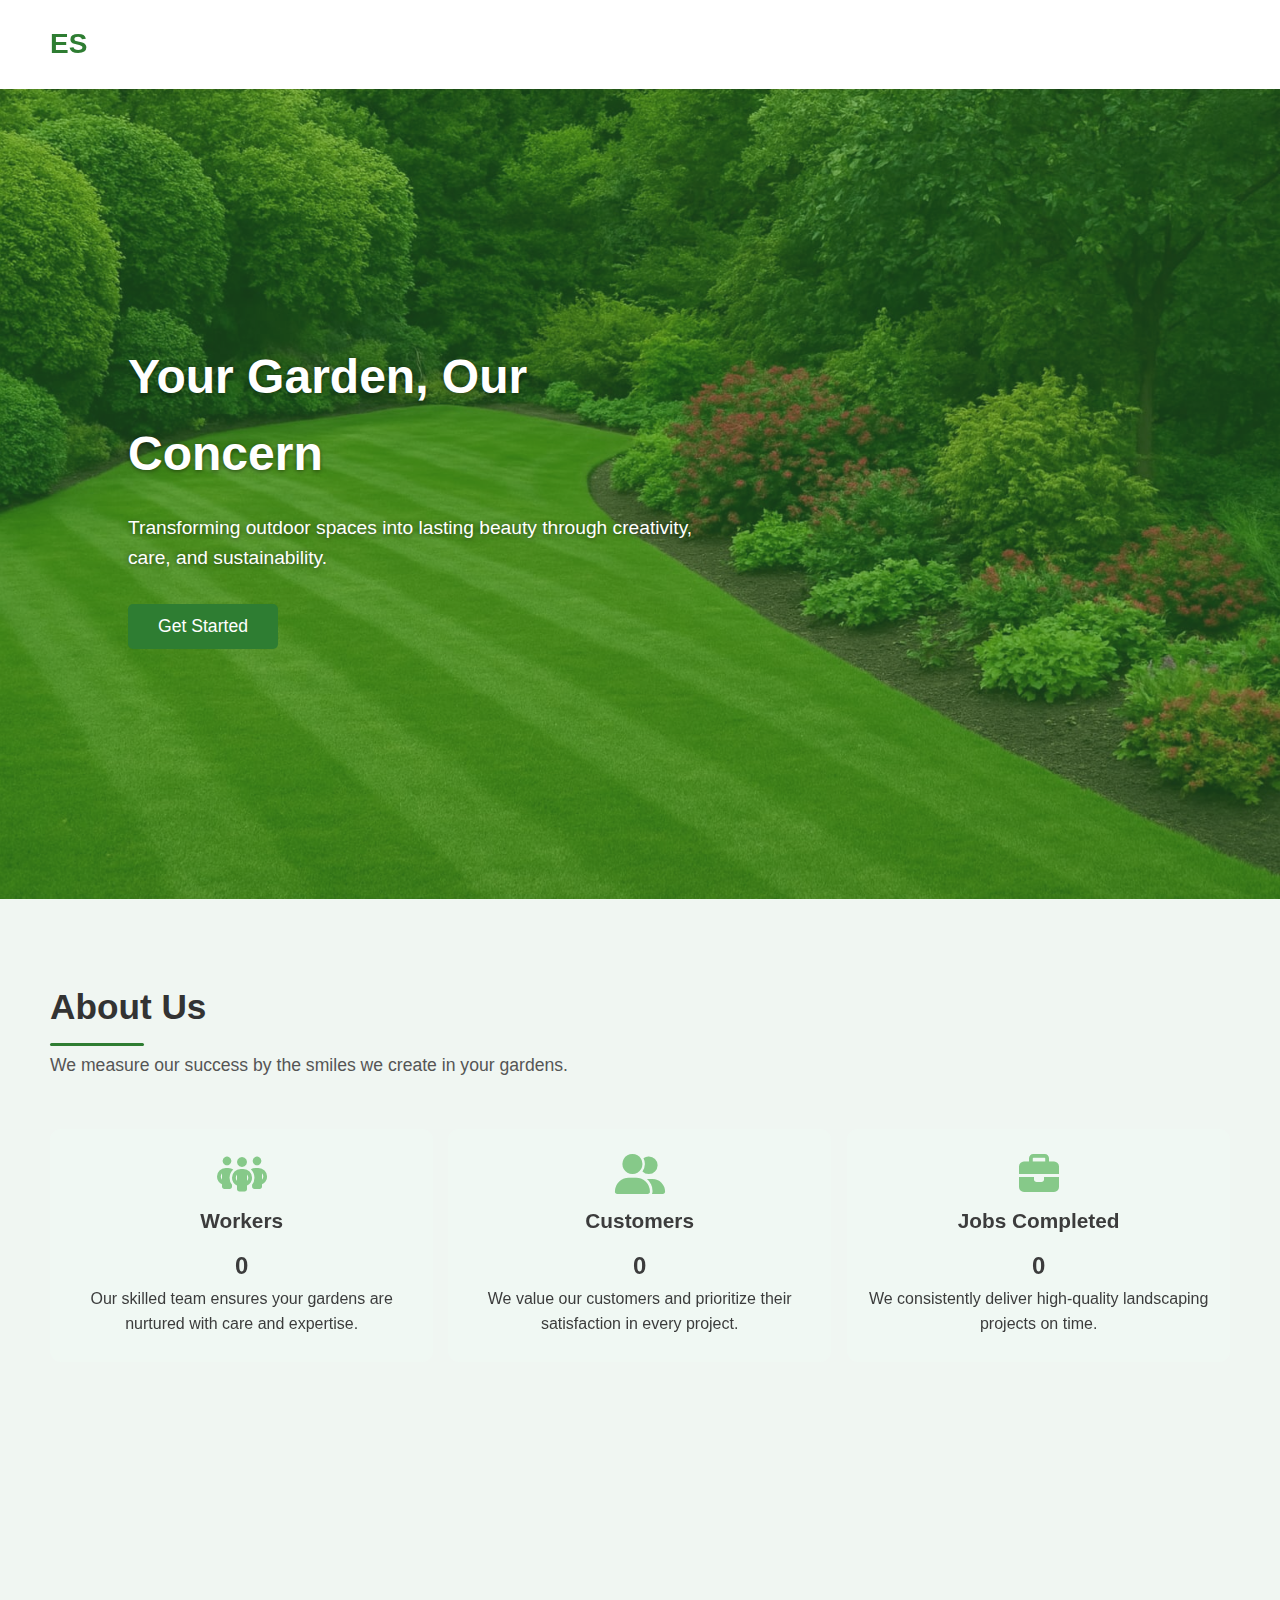
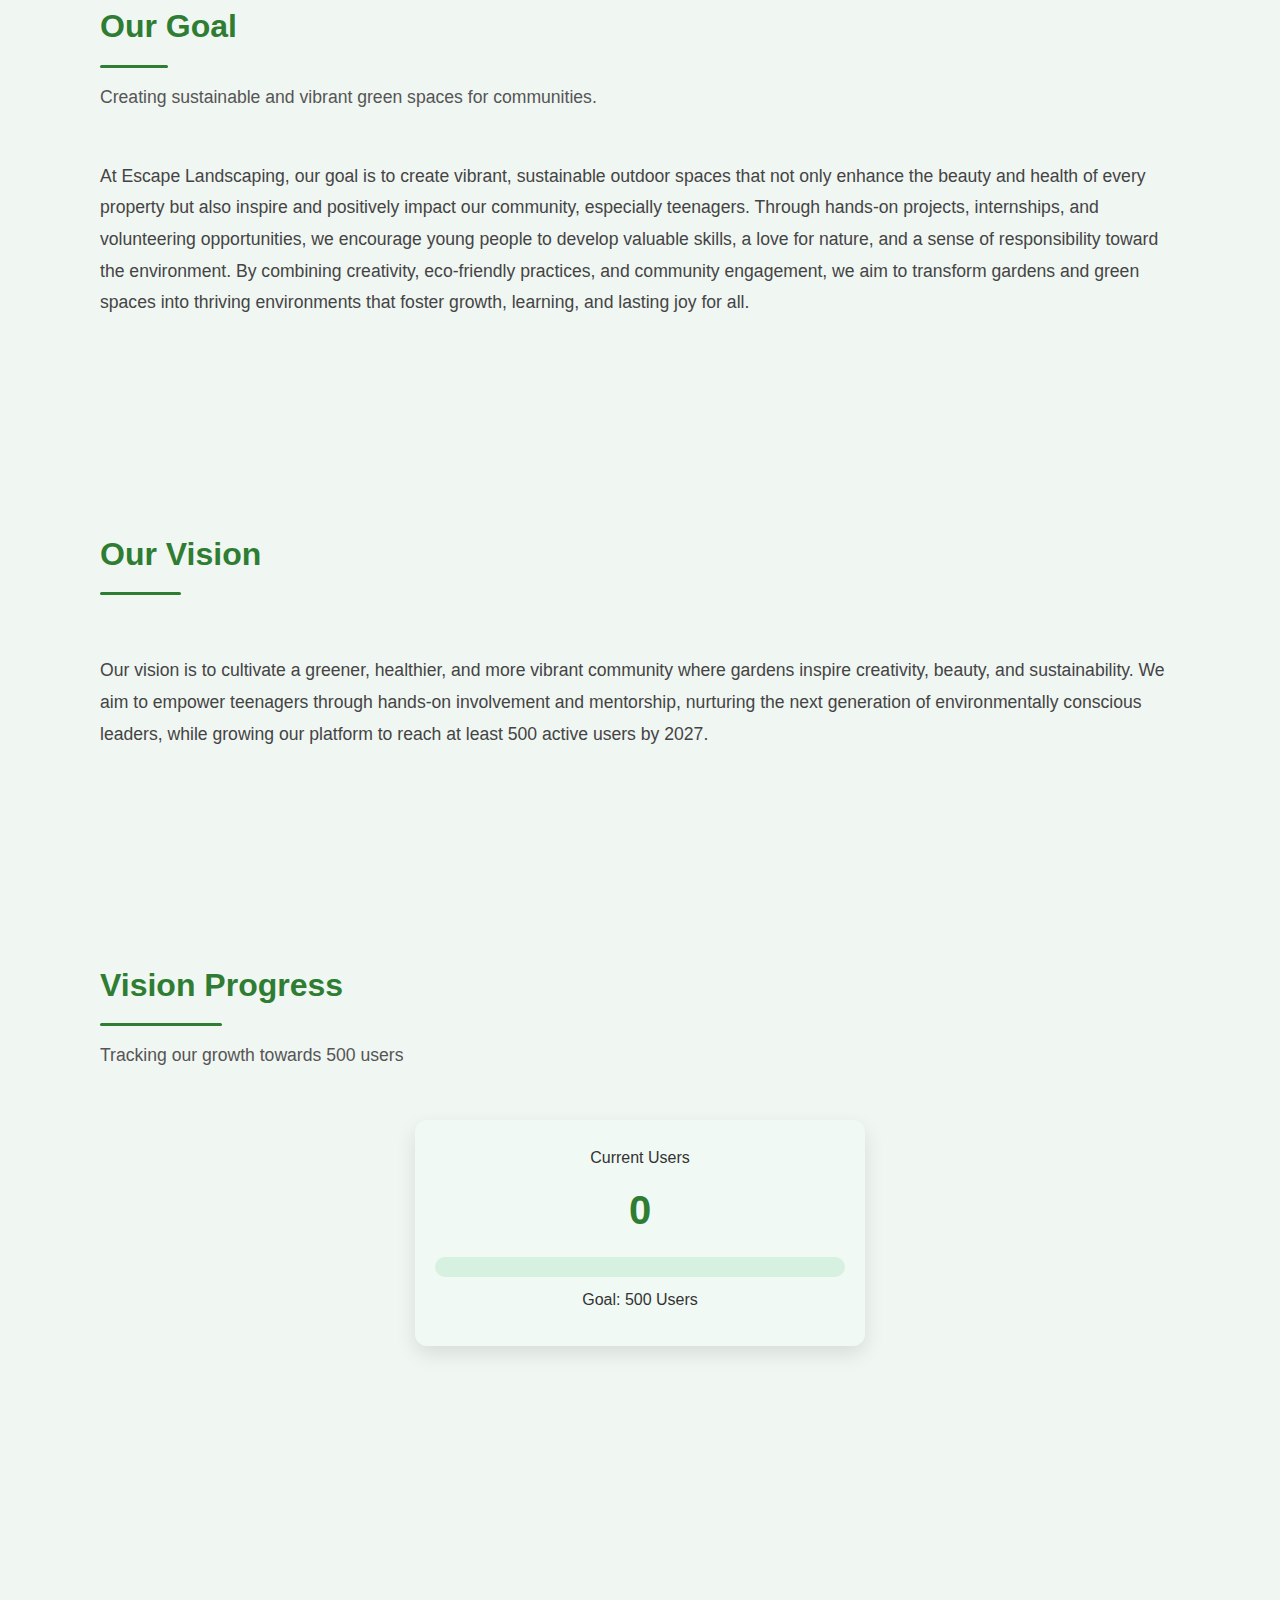
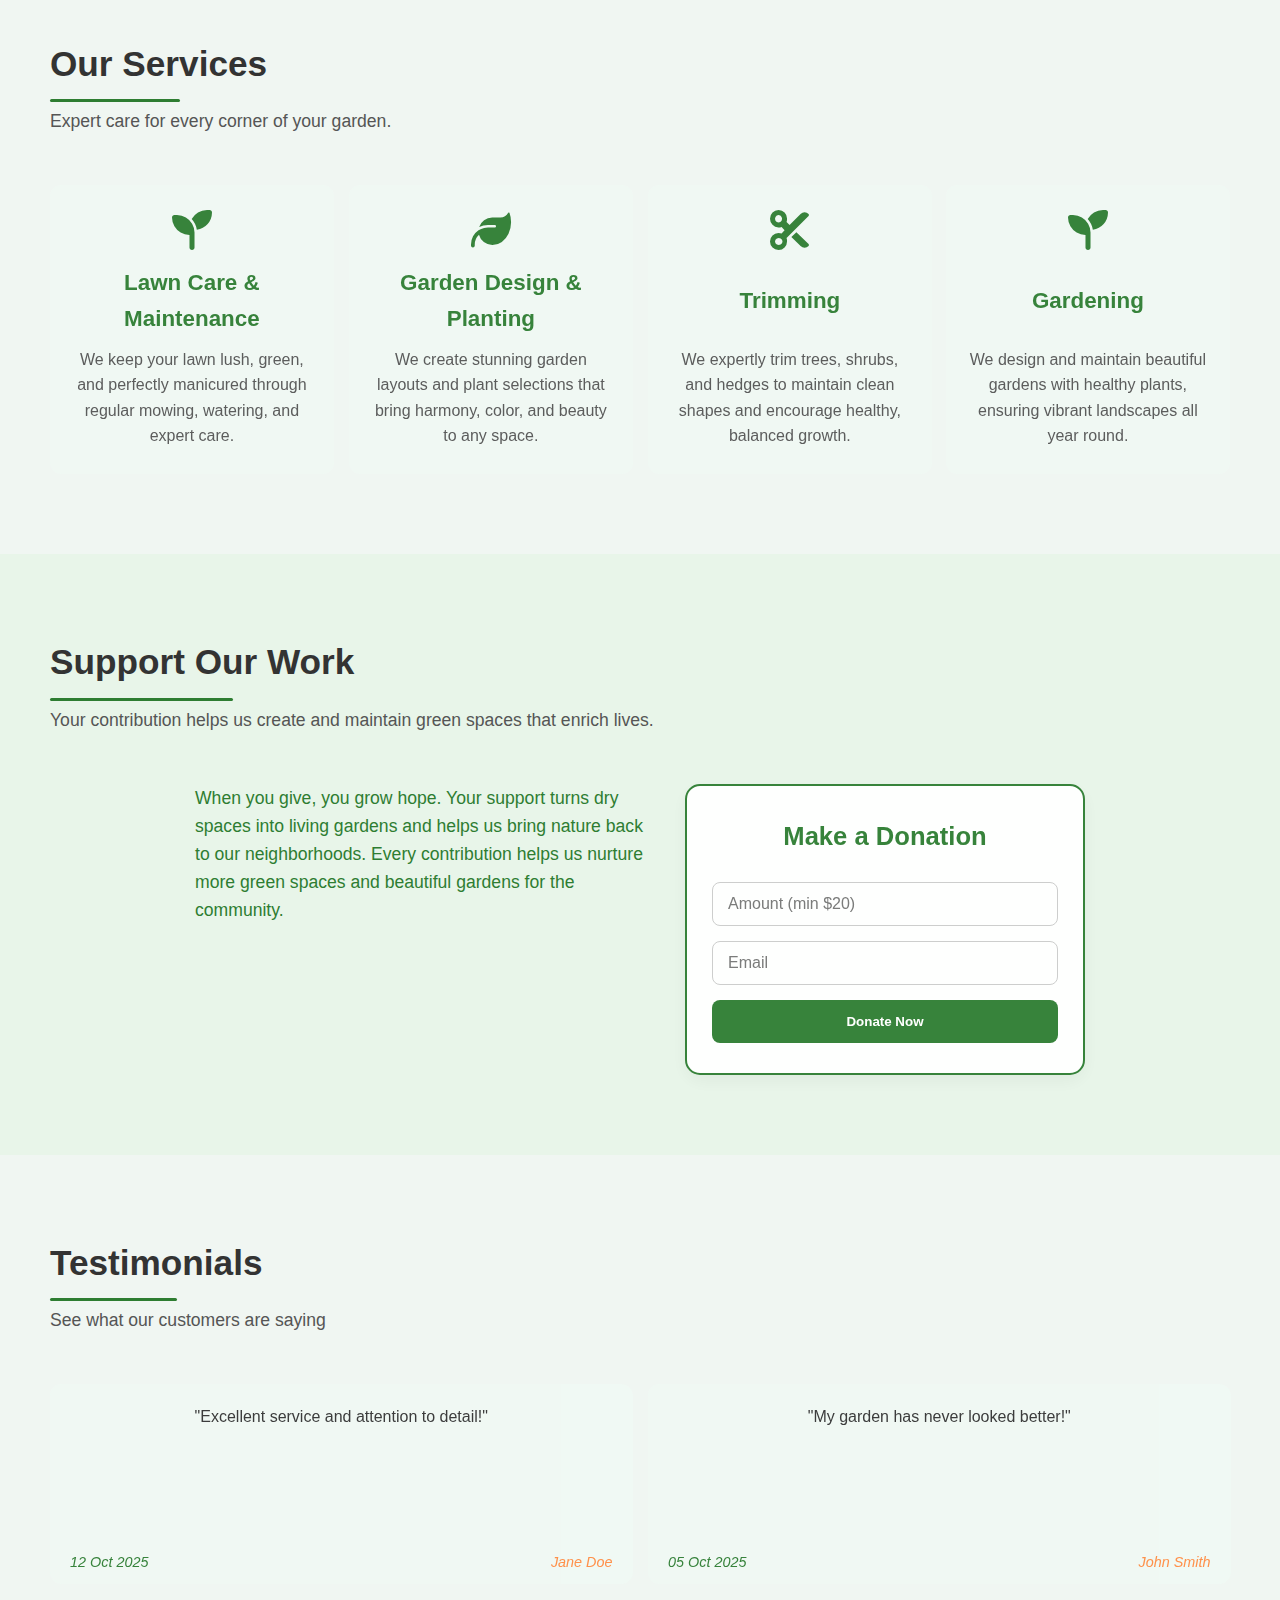
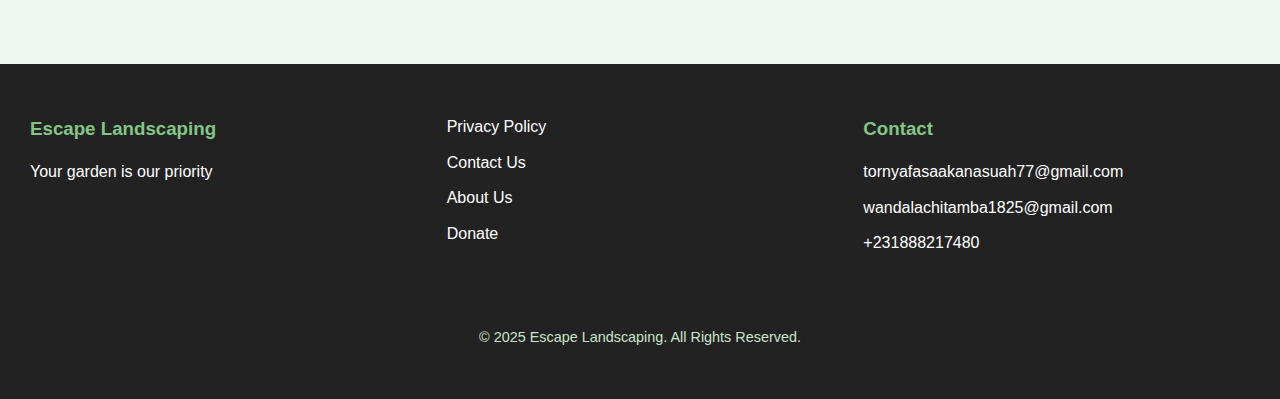
<file: index.html>
<!DOCTYPE html>
<html lang="en">
<head>
    <meta charset="UTF-8">
    <meta name="viewport" content="width=device-width, initial-scale=1.0">
    <title>Escape Landscaping</title>
    <link rel="stylesheet" href="styles.css">
    <link rel="stylesheet" href="https://cdnjs.cloudflare.com/ajax/libs/font-awesome/6.6.0/css/all.min.css">
</head>
<body>

<nav>
    <h1 class="logo">ES</h1>
    <div class="menu-toggle" id="mobileMenu">
        <i class="fa fa-bars"></i>
    </div>
    <ul class="navLinks" id="navLinks">
        <li><a href="#homeSection">Home</a></li>
        <li><a href="#aboutUsSection">About Us</a></li>
        <li><a href="#contact">Contact Us</a></li>
        <li><a href="#donate">Donate</a></li>
        <li><a href="chooseSignInType.html">Sign In</a></li>
        <li><a href="chooseAccountType.html" class="signUpBtn">Sign Up</a></li>
    </ul>
</nav>

<!-- Home Section -->
<section id="homeSection">
    <div class="homeContent">
        <h2 class="homeStatement">Your Garden, Our Concern</h2>
        <p class="homeParagraph">Transforming outdoor spaces into lasting beauty through creativity, care, and sustainability.</p>
        <button id="signUpBtn">Get Started</button>
    </div>
</section>

<!-- About Us Section -->
<section id="aboutUsSection">
    <div class="sectionTitle">
        <h2>About Us</h2>
        <p>We measure our success by the smiles we create in your gardens.</p>
    </div>
    <div class="aboutUs">
        <div class="aboutUsCard">
            <div class="aboutUsCardHeader">
                <i class="fa-solid fa-people-group"></i>
                <h3>Workers</h3>
            </div>
            <h2 id="registeredWorkers">0</h2>
            <p>Our skilled team ensures your gardens are nurtured with care and expertise.</p>
        </div>
        <div class="aboutUsCard">
            <div class="aboutUsCardHeader">
                <i class="fa-solid fa-user-group"></i>
                <h3>Customers</h3>
            </div>
            <h2 id="registeredCustomers">0</h2>
            <p>We value our customers and prioritize their satisfaction in every project.</p>
        </div>
        <div class="aboutUsCard">
            <div class="aboutUsCardHeader">
                <i class="fa-solid fa-briefcase"></i>
                <h3>Jobs Completed</h3>
            </div>
            <h2 id="jobsCompleted">0</h2>
            <p>We consistently deliver high-quality landscaping projects on time.</p>
        </div>
    </div>

</section>

<!-- Goal & Vision -->
<section id="goal-vision" class="goalVisionContainer">
    <div class="topRow">
        <!-- Goal -->
        <section id="goalSection" class="goalSection">
            <div class="sectionTitle">
                <h2>Our Goal</h2>
                <p>Creating sustainable and vibrant green spaces for communities.</p>
            </div>
            <div class="goalContent">
                <p>At Escape Landscaping, our goal is to create vibrant, sustainable outdoor spaces that not only enhance the beauty and health of 
                    every property but also inspire and positively impact our community, especially teenagers. Through hands-on projects, internships, and volunteering opportunities, 
                    we encourage young people to develop valuable skills, 
                    a love for nature, and a sense of responsibility toward the environment. By combining creativity, eco-friendly practices, and community engagement,
                    we aim to transform gardens and green spaces into thriving environments that foster growth, learning, and lasting joy for all.</p>
            </div>
        </section>

        <!-- Vision -->
        <section id="visionSection" class="goalSection">
            <div class="sectionTitle">
                <h2>Our Vision</h2>
            </div>
            <div class="goalContent">
                <p>
                    Our vision is to cultivate a greener, healthier, and more vibrant community where gardens inspire creativity, beauty, 
                    and sustainability. We aim to empower teenagers through hands-on involvement and mentorship, nurturing the next generation 
                    of environmentally conscious leaders, while growing our platform to reach at least 500 active users by 2027.
                </p>
            </div>
        </section>
    </div>

    <!-- Progress Bar Below -->
    <section class="goalSection progressSection">
        <div class="sectionTitle">
            <h2>Vision Progress</h2>
            <p>Tracking our growth towards 500 users</p>
        </div>
        <div class="progressCard">
            <div class="progressContent">
                <p>Current Users</p>
                <h3 id="userCount">0</h3>
                <div class="progressBar">
                    <div class="progressFill" id="progressFill"></div>
                </div>
                <p class="goalText">Goal: 500 Users</p>
            </div>
        </div>
    </section>
</section>

<!-- Services Section -->
<section id="ourServices">
    <div class="sectionTitle">
        <h2>Our Services</h2>
        <p>Expert care for every corner of your garden.</p>
    </div>
    <div class="ourServices">
        <div class="ourServicesCard">
            <i class="fa-solid fa-seedling"></i>
            <h3>Lawn Care & Maintenance</h3>
            <p>We keep your lawn lush, green, and perfectly manicured through regular mowing, watering, and expert care.</p>
        </div>
        <div class="ourServicesCard">
            <i class="fa-solid fa-leaf"></i>
            <h3>Garden Design & Planting</h3>
            <p>We create stunning garden layouts and plant selections that bring harmony, color, and beauty to any space.</p>
        </div>
        <div class="ourServicesCard">
            <i class="fa-solid fa-scissors"></i>
            <h3>Trimming</h3>
            <p>We expertly trim trees, shrubs, and hedges to maintain clean shapes and encourage healthy, balanced growth.</p>
        </div>
        <div class="ourServicesCard">
            <i class="fa-solid fa-seedling"></i>
            <h3>Gardening</h3>
            <p>We design and maintain beautiful gardens with healthy plants, ensuring vibrant landscapes all year round.</p>
        </div>
    </div>
</section>

<!-- Donation Section -->
<section id="donate">
    <div class="sectionTitle">
        <h2>Support Our Work</h2>
        <p>Your contribution helps us create and maintain green spaces that enrich lives.</p>
    </div>
    <div class="donationContainer">
        <div class="donationText">
            <p>When you give, you grow hope. Your support turns dry spaces into living gardens and helps us bring nature back to our neighborhoods. Every contribution helps us nurture more green spaces and beautiful gardens for the community.</p>
        </div>
        <div class="donationFormContainer">
            <h3>Make a Donation</h3>
            <form>
                <input type="number" name="donateAmount" placeholder="Amount (min $20)" min="20" required>
                <input type="email" name="donatorEmail" placeholder="Email" required>
                <button type="submit">Donate Now</button>
            </form>
        </div>
    </div>
</section>

<!-- Testimonials Section -->
<section id="testimonial">
    <div class="sectionTitle">
        <h2>Testimonials</h2>
        <p>See what our customers are saying</p>
    </div>
    <div class="testimonialCards">
        <div class="testimonyCard">
            <p>"Excellent service and attention to detail!"</p>
            <div class="testimonialDetails">
                <p>12 Oct 2025</p>
                <p>Jane Doe</p>
            </div>
        </div>
        <div class="testimonyCard">
            <p>"My garden has never looked better!"</p>
            <div class="testimonialDetails">
                <p>05 Oct 2025</p>
                <p>John Smith</p>
            </div>
        </div>
    </div>
</section>

<!-- Footer -->
<footer>
    <div class="footerSections">
        <h3>Escape Landscaping</h3>
        <p>Your garden is our priority</p>
    </div>
    <div class="footerSections">
        <ul>
            <li><a href="#privacy">Privacy Policy</a></li>
            <li><a href="#contact">Contact Us</a></li>
            <li><a href="#aboutUsSection">About Us</a></li>
            <li><a href="#donate">Donate</a></li>
        </ul>
    </div>
    <div class="footerSections">
        <h3>Contact</h3>
        <ul>
            <li><a href="mailto:tornyafasaakanasuah77@gmail.com">tornyafasaakanasuah77@gmail.com</a></li>
            <li><a href="mailto:wandalachitamba1825@gmail.com">wandalachitamba1825@gmail.com</a></li>
            <li><a href="tel:+231888217480">+231888217480</a></li>
        </ul>
    </div>

    <!-- Copyright -->
    <div class="footerCopyright">
        <p>&copy; 2025 Escape Landscaping. All Rights Reserved.</p>
    </div>
</footer>

<script src="script.js" type="module"></script>

</body>
</html>
</file>
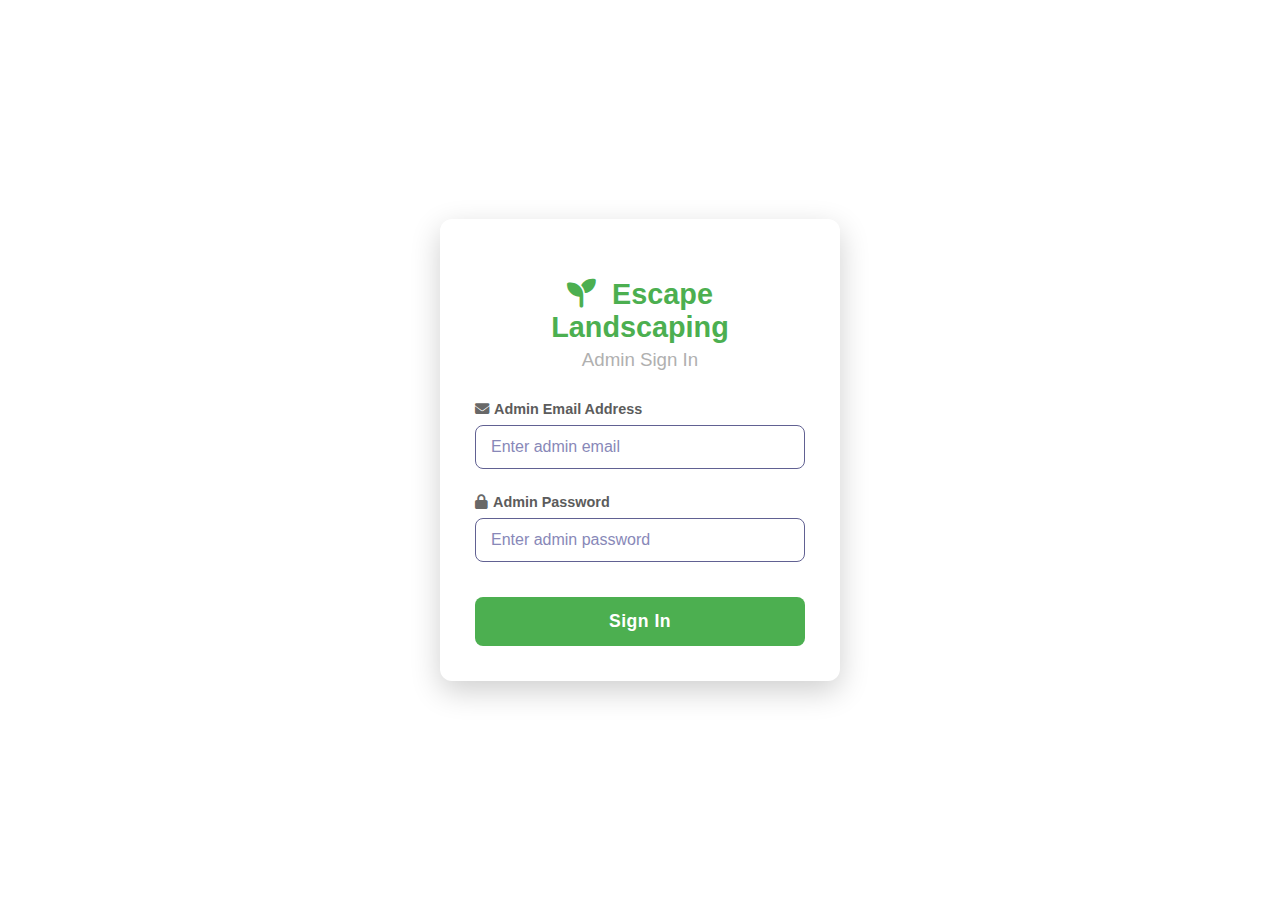
<file: adminSignIn.html>
<!DOCTYPE html>
<html lang="en">
<head>
  <meta charset="UTF-8">
  <meta name="viewport" content="width=device-width, initial-scale=1.0">
  <title>Escape Landscaping | Admin Login</title>
  <link rel="stylesheet" href="https://cdnjs.cloudflare.com/ajax/libs/font-awesome/6.6.0/css/all.min.css">
  <style>
    /*Admin dashboard*/
/*
 * DARK MODE STYLESHEET for Escape Landscaping Admin Login
 * Aesthetic: Modern, Dark, Sophisticated
 * Primary Color: Deep Emerald Green
 */

/* 1. Global & Body Styles (The Dark Canvas) */
body {
    font-family: Arial, sans-serif;
    margin: 0;
    display: flex;
    justify-content: center;
    align-items: center;
    min-height: 100vh;
    /* Dark background for the body */
    background-color: #ffffff; /* Deep purple/blue background */
    color: #e0e0e0; /* Light text for contrast */
}

/* 2. Login Container */
.login-container {
    width: 100%;
    max-width: 400px;
    padding: 20px;
}

/* 3. Login Card (The Centerpiece) */
.login-card {
    background-color: #ffffff; /* Slightly lighter card background */
    padding: 35px;
    border-radius: 12px;
    text-align: center;
    /* Modern, deep box shadow for a 'lifted' effect */
    box-shadow: 0 10px 30px rgba(0, 0, 0, 0.194), 0 0 0 1px rgba(255, 255, 255, 0.05);
    transition: transform 0.3s ease;
}

.login-card:hover {
    transform: translateY(-3px); /* Subtle hover lift */
}

/* Headings */
h2 {
    color: #4CAF50; /* A vibrant green for the company name */
    margin-bottom: 5px;
    font-size: 1.8em;
    font-weight: 700;
}

h3 {
    color: #b0b0b0;
    margin-top: 0;
    margin-bottom: 30px;
    font-weight: 300;
}

.fa-seedling {
    color: #4CAF50; /* Match the brand name color */
    margin-right: 8px;
}

/* 4. Form and Inputs */
.input-group {
    margin-bottom: 25px;
    text-align: left;
}

label {
    display: block;
    margin-bottom: 8px;
    font-size: 0.9em;
    font-weight: bold;
    color: #5c5c5c;
}

label .fa-solid {
    margin-right: 5px;
    color: #686868; /* Icon color */
}

input[type="email"],
input[type="password"] {
    width: 100%;
    padding: 12px 15px;
    border: 1px solid #616192; /* Darker border */
    border-radius: 8px;
    box-sizing: border-box;
    background-color: #ffffff; /* Input field background */
    color: #e0e0e0;
    font-size: 1em;
    transition: border-color 0.3s, box-shadow 0.3s;
}

input[type="email"]:focus,
input[type="password"]:focus {
    border-color: #4CAF50; /* Green highlight on focus */
    outline: none;
    box-shadow: 0 0 0 2px rgba(76, 175, 80, 0.4);
}

/* Placeholder text color */
::placeholder {
    color: #8888b8;
    opacity: 1;
}

/* 5. Button */
.btn-login {
    width: 100%;
    background-color: #4CAF50; /* Primary button color: Deep Emerald Green */
    color: white;
    padding: 14px 20px;
    margin-top: 10px;
    border: none;
    border-radius: 8px;
    cursor: pointer;
    font-size: 1.1em;
    font-weight: bold;
    letter-spacing: 0.5px;
    transition: background-color 0.3s ease, transform 0.1s;
}

.btn-login:hover {
    background-color: #43A047; /* Slightly darker green on hover */
    box-shadow: 0 5px 15px rgba(0, 0, 0, 0.3);
}

.btn-login:active {
    transform: translateY(1px); /* Push button down on click */
}
  </style>
</head>
<body>

  <div class="login-container">
    <div class="login-card">
      <h2><i class="fa-solid fa-seedling"></i> Escape Landscaping</h2>
      <h3>Admin Sign In</h3>

      <form id="adminLoginForm">
        <div class="input-group">
          <label for="email"><i class="fa-solid fa-envelope"></i>Admin Email Address</label>
          <input type="email" id="email" name="email" placeholder="Enter admin email" required>
        </div>

        <div class="input-group">
          <label for="password"><i class="fa-solid fa-lock"></i>Admin Password</label>
          <input type="password" id="password" name="password" placeholder="Enter admin password" required>
        </div>

        <button type="submit" class="btn-login">Sign In</button>
      </form>
    </div>
  </div>

  <script src="adminLogin.js"></script>
</body>
</html>
</file>
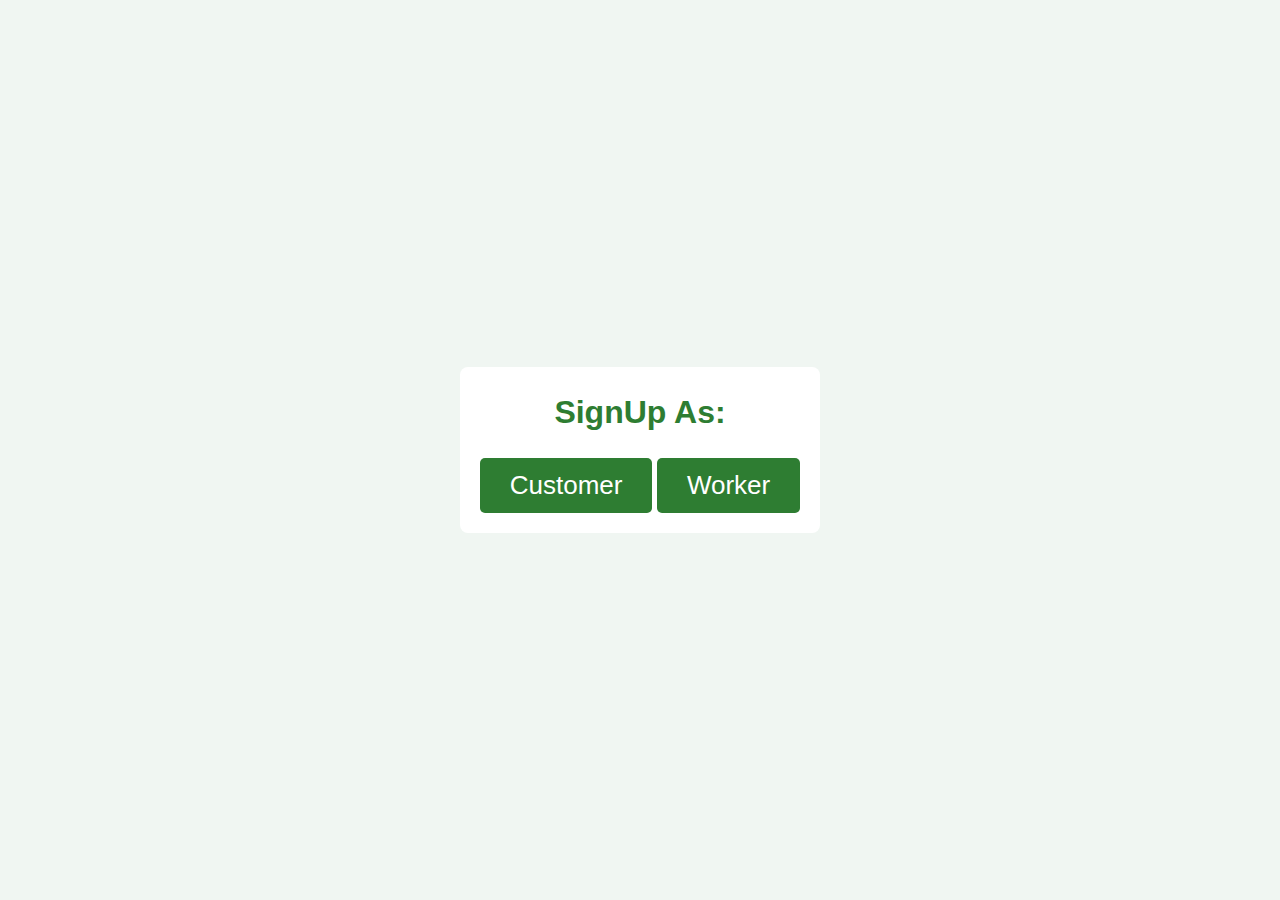
<file: chooseAccountType.html>
<!DOCTYPE html>
<html lang="en">
<head>
    <meta charset="UTF-8">
    <meta name="viewport" content="width=device-width, initial-scale=1.0">
    <title>Create Account</title>
    <link rel="stylesheet" href="styles.css">
    <style>
        *{
            list-style: none;
            text-decoration: none;
        }
        body{
            height: 100vh;
            display: flex;
            justify-content: center;
            align-items: center;
        }
        .chooseAccountContainer a{
            color: white;
        }
        .allContainer{
            display: flex;
            flex-direction: column;
            align-items: center;
            gap: 20px;
            border: none;
            padding: 20px;
            border-radius: 8px;
            background: white;
            width: auto;
            height: auto;
        }
        h1{
            color: #2e7d32;
        }
        button a{
            font-size: 26px;
        }
    </style>
</head>
<body>
    
    <div class="allContainer">
        <h1>SignUp As:</h1>
        <div class="chooseAccountContainer">
            <button id="signUpBtn"><a href="customer.html">Customer</a></button>
            <button id="signUpBtn"><a href="worker.html">Worker</a></button>
        </div>
    </div>
</body>
</html>
</file>
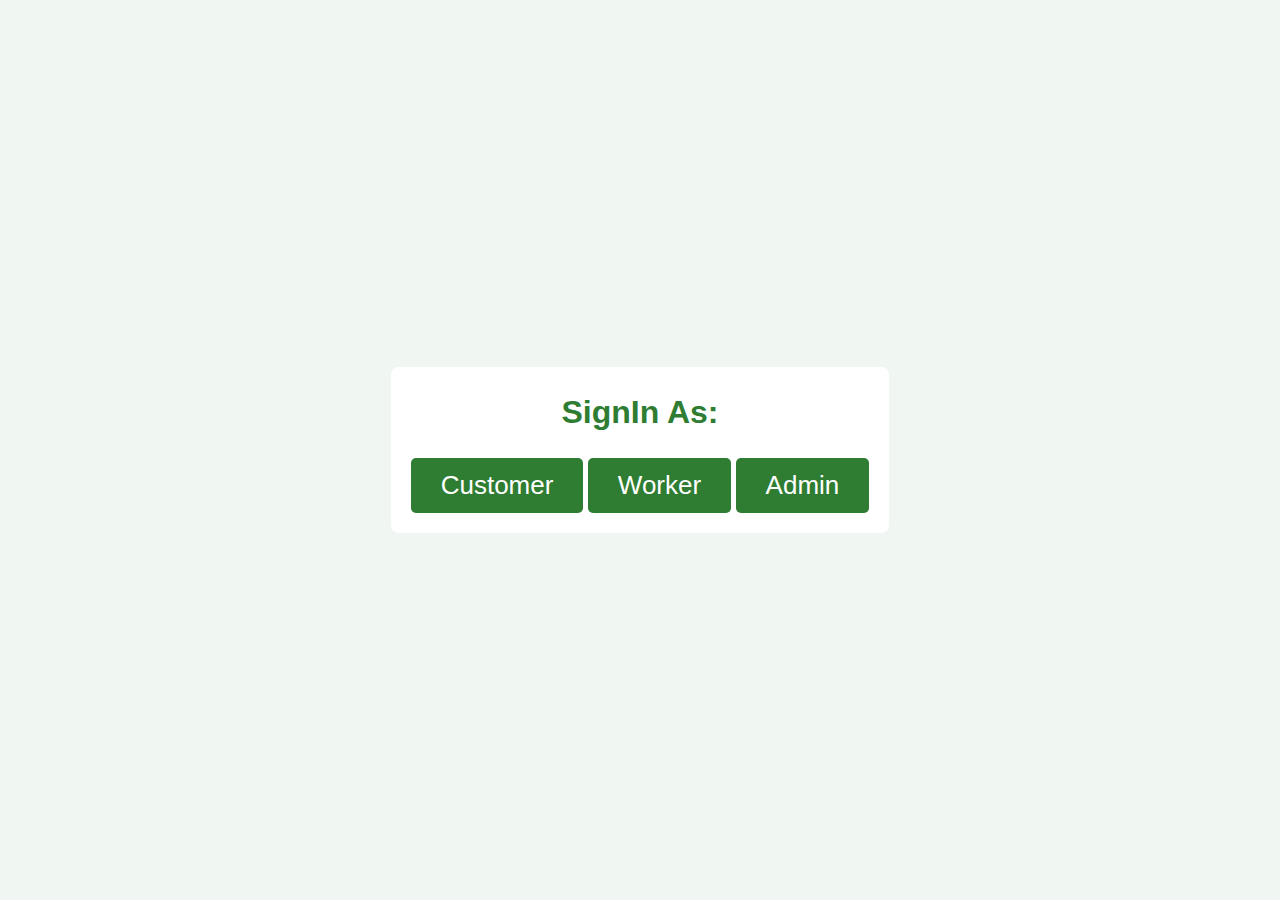
<file: chooseSignInType.html>
<!DOCTYPE html>
<html lang="en">
<head>
    <meta charset="UTF-8">
    <meta name="viewport" content="width=device-width, initial-scale=1.0">
    <title>Create Account</title>
    <link rel="stylesheet" href="styles.css">
    <style>
        *{
            list-style: none;
            text-decoration: none;
        }
        body{
            height: 100vh;
            display: flex;
            justify-content: center;
            align-items: center;
        }
        .chooseAccountContainer a{
            color: white;
        }
        .allContainer{
            display: flex;
            flex-direction: column;
            align-items: center;
            gap: 20px;
            border: none;
            padding: 20px;
            border-radius: 8px;
            background: white;
            width: auto;
            height: auto;
        }
        h1{
            color: #2e7d32;
        }
        button a{
            font-size: 26px;
        }
    </style>
</head>
<body>
    
    <div class="allContainer">
        <h1>SignIn As:</h1>
        <div class="chooseAccountContainer">
            <button id="signUpBtn"><a href="customerSignIn.html">Customer</a></button>
            <button id="signUpBtn"><a href="workerSignIn.html">Worker</a></button>
            <button id="signUpBtn"><a href="adminSignIn.html">Admin</a></button>
        </div>
    </div>
</body>
</html>
</file>
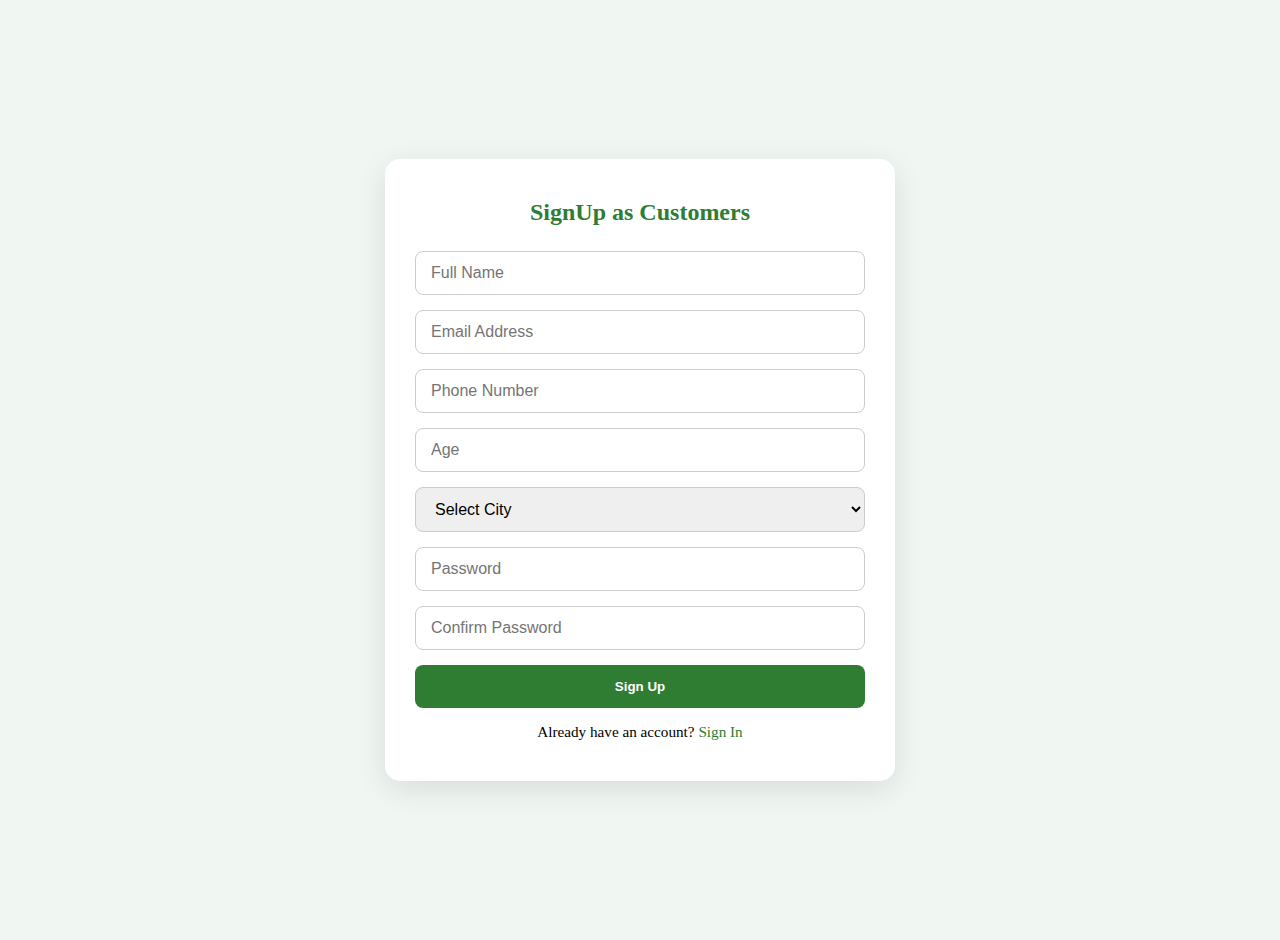
<file: customer.html>
<!DOCTYPE html>
<html lang="en">
<head>
    <meta charset="UTF-8">
    <meta name="viewport" content="width=device-width, initial-scale=1.0">
    <title>Escape Landscaping | Sign Up</title>
    <link rel="stylesheet" href="register.css">
    <link rel="stylesheet" href="https://cdnjs.cloudflare.com/ajax/libs/font-awesome/6.6.0/css/all.min.css">
</head>
<body>
    <div class="signup-container">
        <div class="signup-card">
            <h2>SignUp as Customers</h2>
            <form id="customerSignUpForm">
                <input type="text" id="name" placeholder="Full Name" required>
                <input type="email" id="email" placeholder="Email Address" required>
                <input type="tel" id="phone" placeholder="Phone Number" required>
                <input type="number" id="age" min="13" placeholder="Age" required>

                <div id="parentContainer" style="display:none;">
                    <label>
                        <input type="checkbox" id="parentCheckBox">
                        *ONLY PARENTS ALLOWED* – Do you agree your kid joining ESCAPE LANDSCAPING?
                    </label>
                </div>
                <select name="city" id="city">
                    <option value="" disabled selected>Select City</option>
                    <option value="minneapolis">Minneapolis</option>
                    <option value="saint-paul">Saint Paul</option>
                    <option value="rochester">Rochester</option>
                    <option value="duluth">Duluth</option>
                    <option value="bloomington">Bloomington</option>
                    <option value="brooklyn-park">Brooklyn Park</option>
                    <option value="plymouth">Plymouth</option>
                    <option value="maple-grove">Maple Grove</option>
                    <option value="woodbury">Woodbury</option>
                    <option value="eagan">Eagan</option>
                    <option value="blaine">Blaine</option>
                    <option value="lakeville">Lakeville</option>
                    <option value="eden-prairie">Eden Prairie</option>
                    <option value="burnsville">Burnsville</option>
                    <option value="coon-rapids">Coon Rapids</option>
                    <option value="minnetonka">Minnetonka</option>
                    <option value="apple-valley">Apple Valley</option>
                    <option value="st-louis-park">St. Louis Park</option>
                    <option value="shakopee">Shakopee</option>
                    <option value="maplewood">Maplewood</option>
                    <option value="cottage-grove">Cottage Grove</option>
                    <option value="inver-grove-heights">Inver Grove Heights</option>
                    <option value="edina">Edina</option>
                    <option value="richfield">Richfield</option>
                    <option value="roseville">Roseville</option>
                    <option value="savage">Savage</option>
                    <option value="andover">Andover</option>
                    <option value="mankato">Mankato</option>
                    <option value="elk-river">Elk River</option>
                    <option value="faribault">Faribault</option>
                    <option value="chaska">Chaska</option>
                    <option value="chanhassen">Chanhassen</option>
                    <option value="owatonna">Owatonna</option>
                    <option value="winona">Winona</option>
                    <option value="stillwater">Stillwater</option>
                </select>

                <input type="password" id="password" placeholder="Password" required>
                <input type="password" id="confirmPassword" placeholder="Confirm Password" required>
                <button type="submit">Sign Up</button>
            </form>
            <div class="login-link">
                Already have an account? <a href="customerSignIn.html">Sign In</a>
            </div>
        </div>
    </div>
    <script src="customer.js"></script>
</body>
</html>
</file>
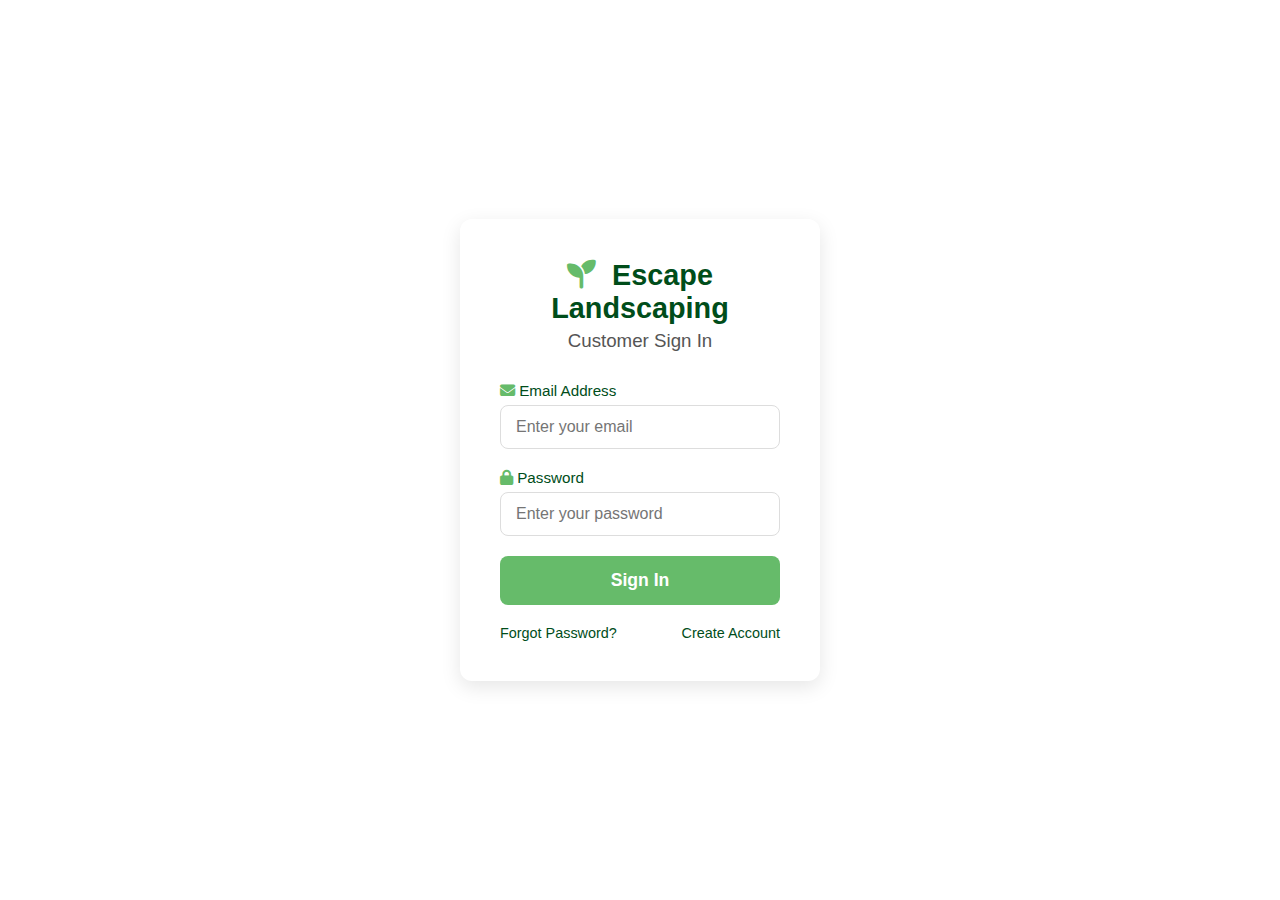
<file: customerSignIn.html>
<!DOCTYPE html>
<html lang="en">
<head>
  <meta charset="UTF-8">
  <meta name="viewport" content="width=device-width, initial-scale=1.0">
  <title>Escape Landscaping | Customer Login</title>
  <link rel="stylesheet" href="signIn.css">
  <link rel="stylesheet" href="https://cdnjs.cloudflare.com/ajax/libs/font-awesome/6.6.0/css/all.min.css">
</head>
<body class="customer-page">

  <div class="login-container">
    <div class="login-card">
      <h2><i class="fa-solid fa-seedling"></i> Escape Landscaping</h2>
      <h3>Customer Sign In</h3>

      <form id="customerLoginForm">
        <div class="input-group">
          <label for="email"><i class="fa-solid fa-envelope"></i> Email Address</label>
          <input type="email" id="email" name="email" placeholder="Enter your email" required>
        </div>

        <div class="input-group">
          <label for="password"><i class="fa-solid fa-lock"></i> Password</label>
          <input type="password" id="password" name="password" placeholder="Enter your password" required>
        </div>

        <button type="submit" class="btn-login">Sign In</button>

        <div class="links">
          <a href="#">Forgot Password?</a>
          <a href="Customer.html">Create Account</a>
        </div>
      </form>
    </div>
  </div>

  <script src="cusotmerLogin.js"></script>
</body>
</html>
</file>
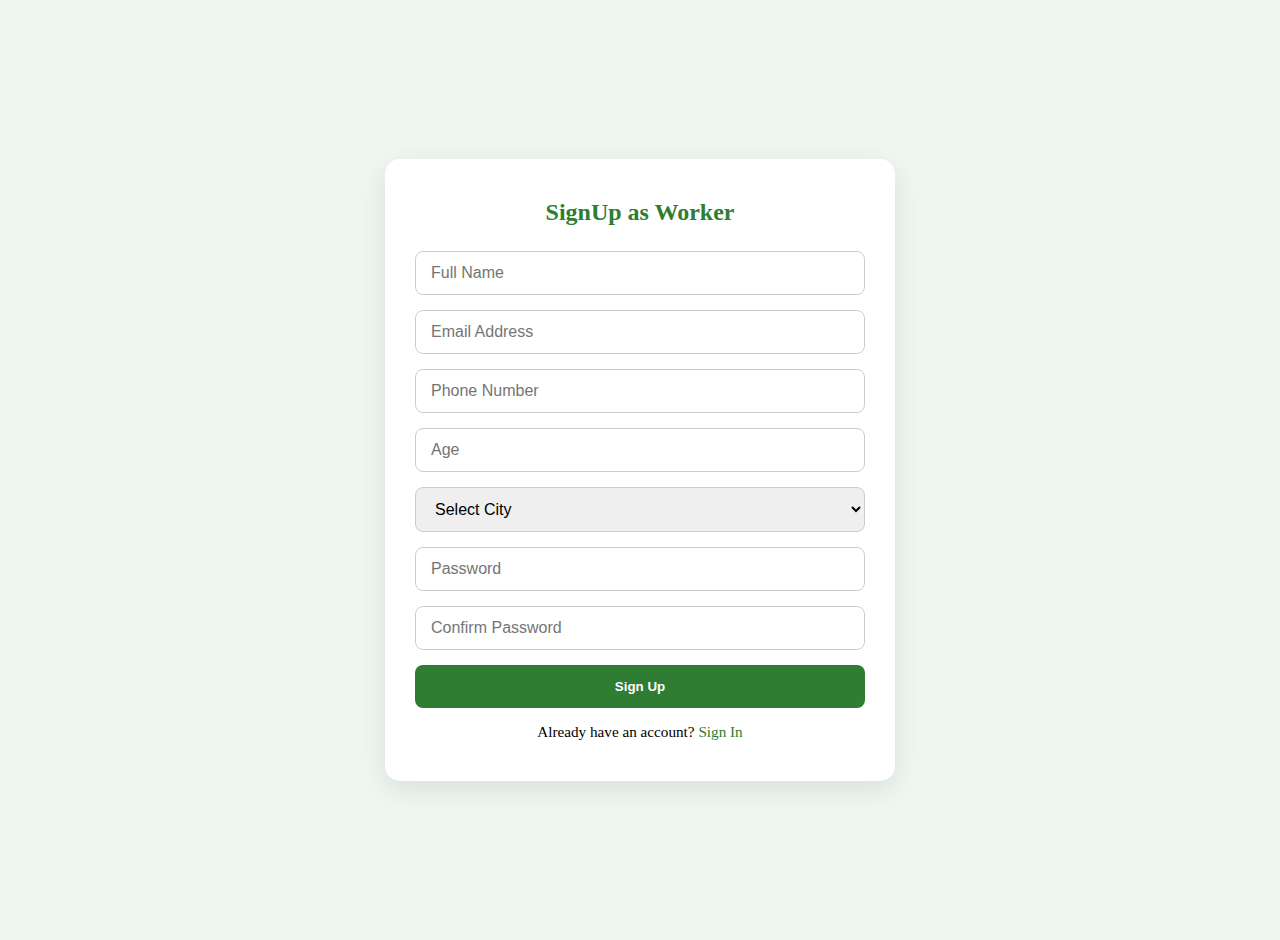
<file: worker.html>
<!DOCTYPE html>
<html lang="en">
<head>
    <meta charset="UTF-8">
    <meta name="viewport" content="width=device-width, initial-scale=1.0">
    <title>Escape Landscaping | Sign Up</title>
    <link rel="stylesheet" href="register.css">
    <link rel="stylesheet" href="https://cdnjs.cloudflare.com/ajax/libs/font-awesome/6.6.0/css/all.min.css">
</head>
<body>
    <div class="signup-container">
        <div class="signup-card">
            <h2>SignUp as Worker</h2>
            <form id="workerSignUpForm">
                <input type="text" name="fullName" placeholder="Full Name" required id="name">
                <input type="email" name="email" placeholder="Email Address" required id="email">
                <input type="tel" name="phone" placeholder="Phone Number" required id="phone">
                <input type="number" name="age" id="age" min="13" max="25" placeholder="Age" required>
                <div class="parentContainer" id="parentContainer">
                    <input type="checkbox" name="parentCheckBox" id="parentCheckBox" required>
                    <div class="parentAgreementContainer" id="parentAgreementContainer">
                        <p>*ONLY PARENTS ALLOWED*</p>
                        <i>Do you agree you kid joining ESCAPE LANDSCAPING?</i>
                    </div>
                </div>
                <select name="city" id="city">
                    <option value="" disabled selected>Select City</option>
                    <option value="minneapolis">Minneapolis</option>
                    <option value="saint-paul">Saint Paul</option>
                    <option value="rochester">Rochester</option>
                    <option value="duluth">Duluth</option>
                    <option value="bloomington">Bloomington</option>
                    <option value="brooklyn-park">Brooklyn Park</option>
                    <option value="plymouth">Plymouth</option>
                    <option value="maple-grove">Maple Grove</option>
                    <option value="woodbury">Woodbury</option>
                    <option value="eagan">Eagan</option>
                    <option value="blaine">Blaine</option>
                    <option value="lakeville">Lakeville</option>
                    <option value="eden-prairie">Eden Prairie</option>
                    <option value="burnsville">Burnsville</option>
                    <option value="coon-rapids">Coon Rapids</option>
                    <option value="minnetonka">Minnetonka</option>
                    <option value="apple-valley">Apple Valley</option>
                    <option value="st-louis-park">St. Louis Park</option>
                    <option value="shakopee">Shakopee</option>
                    <option value="maplewood">Maplewood</option>
                    <option value="cottage-grove">Cottage Grove</option>
                    <option value="inver-grove-heights">Inver Grove Heights</option>
                    <option value="edina">Edina</option>
                    <option value="richfield">Richfield</option>
                    <option value="roseville">Roseville</option>
                    <option value="savage">Savage</option>
                    <option value="andover">Andover</option>
                    <option value="mankato">Mankato</option>
                    <option value="elk-river">Elk River</option>
                    <option value="faribault">Faribault</option>
                    <option value="chaska">Chaska</option>
                    <option value="chanhassen">Chanhassen</option>
                    <option value="owatonna">Owatonna</option>
                    <option value="winona">Winona</option>
                    <option value="stillwater">Stillwater</option>
                </select>

                <input type="password" name="password" placeholder="Password" required id="password">
                <input type="password" name="confirmPassword" placeholder="Confirm Password" required id="confirmPassword">
                <button type="submit">Sign Up</button>
            </form>
            <div class="login-link">
                Already have an account? <a href="workerSignIn.html">Sign In</a>
            </div>
        </div>
    </div>
    <script src="worker.js"></script>
</body>
</html>
</file>
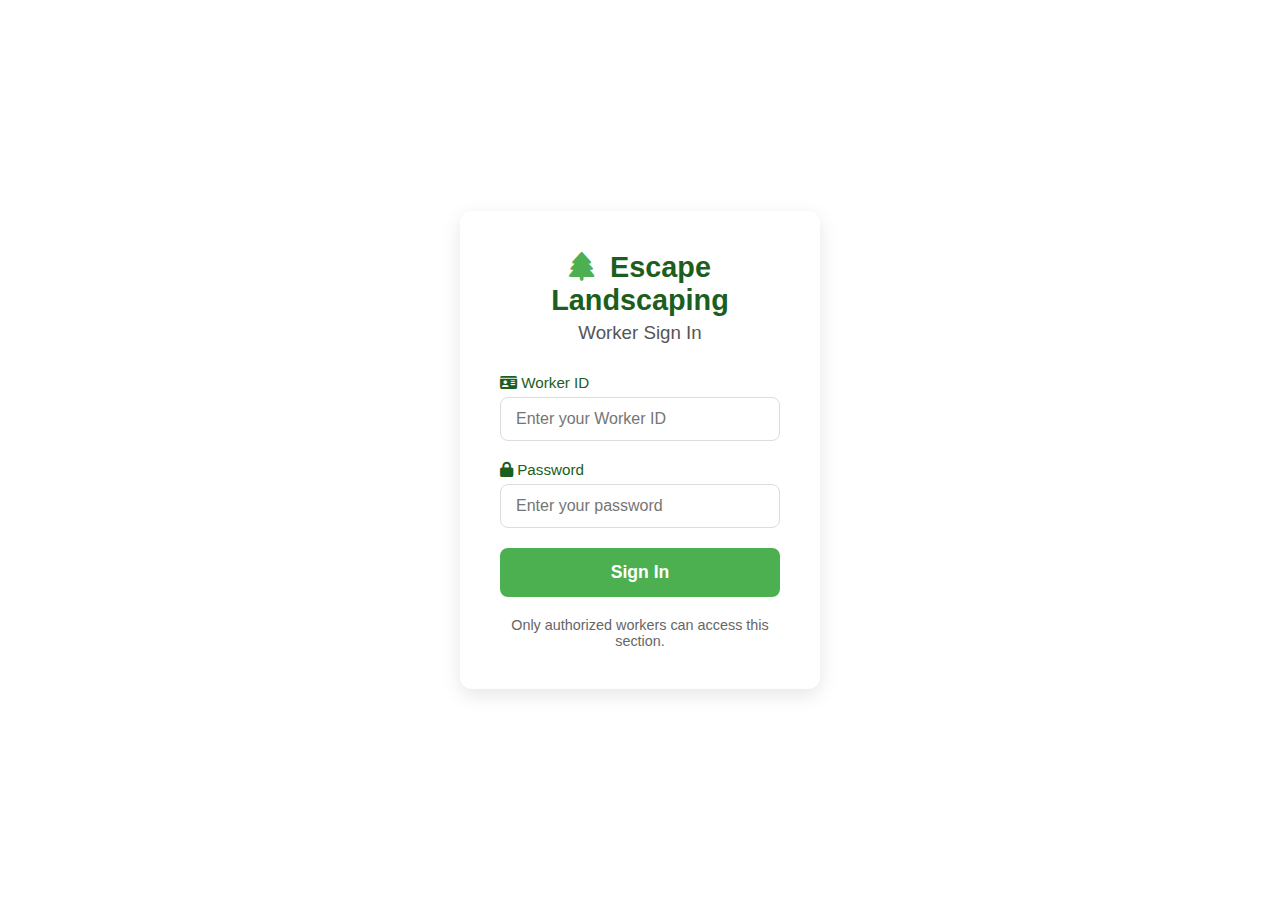
<file: workerSignIn.html>
<!DOCTYPE html>
<html lang="en">
<head>
  <meta charset="UTF-8">
  <meta name="viewport" content="width=device-width, initial-scale=1.0">
  <title>Escape Landscaping | Worker Login</title>
  <link rel="stylesheet" href="signIn.css">
  <link rel="stylesheet" href="https://cdnjs.cloudflare.com/ajax/libs/font-awesome/6.6.0/css/all.min.css">
</head>
<body class="worker-page">

  <div class="login-container">
    <div class="login-card">
      <h2><i class="fa-solid fa-tree"></i> Escape Landscaping</h2>
      <h3>Worker Sign In</h3>

      <form id="workerLoginForm">
        <div class="input-group">
          <label for="workerId"><i class="fa-solid fa-id-card"></i> Worker ID</label>
          <input type="text" id="workerId" name="workerId" placeholder="Enter your Worker ID" required>
        </div>

        <div class="input-group">
          <label for="password"><i class="fa-solid fa-lock"></i> Password</label>
          <input type="password" id="password" name="password" placeholder="Enter your password" required>
        </div>

        <button type="submit" class="btn-login">Sign In</button>

        <p class="note">Only authorized workers can access this section.</p>
      </form>
    </div>
  </div>
<script src="workersLogin.js"></script>
</body>
</html>
</file>
<file: register.css>
*{
            margin: 0;
            padding: 0;
        }
        body {
            background-color: #f0f6f2;
        }

        .signup-container {
            min-height: 100vh;
            display: flex;
            justify-content: center;
            align-items: center;
            padding: 20px;
        }

        .signup-card {
            background-color: #fff;
            padding: 40px 30px;
            border-radius: 15px;
            box-shadow: 0 8px 30px rgba(0,0,0,0.1);
            width: 100%;
            max-width: 450px;
        }

        .signup-card h2 {
            text-align: center;
            color: #2e7d32;
            margin-bottom: 25px;
        }

        .signup-card form {
            display: flex;
            flex-direction: column;
        }

        .signup-card form input,
        .signup-card form select {
            padding: 12px 15px;
            margin-bottom: 15px;
            border: 1px solid #ccc;
            border-radius: 8px;
            font-size: 1rem;
            transition: border-color 0.3s;
        }

        .signup-card form input:focus,
        .signup-card form select:focus {
            border-color: #2e7d32;
            outline: none;
        }

        .signup-card form button {
            padding: 14px;
            background-color: #2e7d32;
            color: #fff;
            font-weight: 600;
            border: none;
            border-radius: 8px;
            cursor: pointer;
            transition: background 0.3s, transform 0.3s;
        }

        .signup-card form button:hover {
            background-color: #ff8c42;
            transform: translateY(-2px);
        }

        .signup-card .login-link {
            text-align: center;
            margin-top: 15px;
            font-size: 0.95rem;
        }

        .signup-card .login-link a {
            color: #2e7d32;
            text-decoration: none;
            font-weight: 500;
        }

        .signup-card .login-link a:hover {
            color: #ff8c42;
        }

        @media (max-width: 600px) {
            .signup-card {
                padding: 30px 20px;
            }
        }

        .parentContainer{
            display: none;
            gap: 10px;
        }
        .parentContainer p, .parentContainer i{
            font-family: sans-serif;
            font-size: 13px;
            color: #a29f9f;
        }
</file>
<file: signIn.css>
/*
 * COHESIVE STYLESHEET for Escape Landscaping
 * BASE STYLE: Modern, Clean, Professional
 * WORKER ACCENT: High-contrast, earthy green
 * CUSTOMER ACCENT: Soft, welcoming mint green
 */

/* ============================================== */
/* 1. BASE STYLES (Applies to Both Pages) */
/* ============================================== */

* {
    margin: 0;
    padding: 0;
    box-sizing: border-box;
    font-family: 'Poppins', sans-serif;
}
body{
  display: flex;
  justify-content: center;
  align-items: center;
  height: 100vh;
}
/* 2. Login Container & Card */
.login-container {
    width: 100%;
    max-width: 400px;
    padding: 20px;
}

.login-card {
    background: #fff;
    border-radius: 12px;
    box-shadow: 0 6px 20px rgba(0, 0, 0, 0.1);
    padding: 40px;
    text-align: center;
    transition: transform 0.3s ease;
}

.login-card:hover {
    transform: translateY(-2px);
    box-shadow: 0 8px 25px rgba(0, 0, 0, 0.15);
}

/* Headings & Text */
h2 {
    font-size: 1.8em;
    font-weight: 700;
    margin-bottom: 5px;
}

h3 {
    color: #555;
    font-weight: 400;
    margin-top: 0;
    margin-bottom: 30px;
}

/* Input Groups */
.input-group {
    text-align: left;
    margin-bottom: 20px;
}

.input-group label {
    display: block;
    font-weight: 500;
    margin-bottom: 6px;
    font-size: 0.95em;
    color: #333;
}

.input-group input {
    width: 100%;
    padding: 12px 15px;
    border: 1px solid #ddd;
    border-radius: 8px;
    font-size: 1em;
    outline: none;
    transition: border-color 0.2s ease, box-shadow 0.2s ease;
}

.input-group input:focus {
    border-color: #5cb85c; /* Neutral focus color */
    box-shadow: 0 0 0 3px rgba(92, 184, 92, 0.2);
}

/* ============================================== */
/* 2. WORKER LOGIN STYLES (.worker-page) */
/* ============================================== */

.worker-page body {
    /* Deep, professional background */
    background: linear-gradient(135deg, #1e3a1e, #3a663a);
    color: #333;
}

.worker-page h2 {
    color: #1b5e20; /* Deep Forest Green */
}

.worker-page .fa-tree {
    color: #4CAF50;
    margin-right: 8px;
}

.worker-page .input-group label {
    color: #1b5e20; /* Deep green labels */
}

.worker-page .input-group label .fa-solid {
    color: #1b5e20;
}

.worker-page .btn-login {
    background: #4CAF50; /* Primary action button */
    color: #fff;
    border: none;
    padding: 14px;
    width: 100%;
    font-size: 1.1em;
    border-radius: 8px;
    cursor: pointer;
    font-weight: bold;
    transition: background 0.3s;
}

.worker-page .btn-login:hover {
    background: #388e3c;
}

.worker-page .note {
    margin-top: 20px;
    font-size: 0.9em;
    color: #666;
}

/* ============================================== */
/* 3. CUSTOMER LOGIN STYLES (.customer-page) */
/* ============================================== */

.customer-page body {
    /* Soft, welcoming background */
    background: linear-gradient(135deg, #e0ffe0, #f0fff0); 
    color: #333;
}

.customer-page h2 {
    color: #004d1a; /* Darker green for a refined look */
}

.customer-page .fa-seedling {
    color: #66bb6a; /* Lighter, more delicate accent */
    margin-right: 8px;
}

.customer-page .input-group label {
    color: #004d1a; /* Dark green labels */
}

.customer-page .input-group label .fa-solid {
    color: #66bb6a;
}

.customer-page .btn-login {
    background: #66bb6a; /* Softer, inviting button green */
    color: #fff;
    border: none;
    padding: 14px;
    width: 100%;
    font-size: 1.1em;
    border-radius: 8px;
    cursor: pointer;
    font-weight: bold;
    transition: background 0.3s;
}

.customer-page .btn-login:hover {
    background: #81c784;
}

/* Customer Links */
.customer-page .links {
    display: flex;
    justify-content: space-between;
    margin-top: 20px;
}

.customer-page .links a {
    color: #004d1a;
    font-size: 0.9em;
    text-decoration: none;
    transition: color 0.3s;
}

.customer-page .links a:hover {
    color: #66bb6a;
    text-decoration: underline;
}
</file>
<file: styles.css>
/* --- Base Reset --- */
* {
    margin: 0;
    padding: 0;
    box-sizing: border-box;
}

:root {
    --color-primary-green: #2e7d32; /* Dominant Green */
    --color-light-greenish: #f0f6f2; /* Body Background */
    --color-hover-orange: #ff8c42; /* Subtle Orange Hover */
    --color-darker-green: #1b5e20; /* Button Hover */
    --color-card-background: #f0f9f4; /* Card Background */
    --color-text-dark: #333; /* Dark Text */
}

body {
    background-color: var(--color-light-greenish);
    color: var(--color-text-dark);
    line-height: 1.6;
    font-family: 'Helvetica Neue', Helvetica, Arial, sans-serif;
    overflow-x: hidden;
}

html {
    scroll-behavior: smooth;
}
/* Hamburger Menu */
.menu-toggle {
    display: none;
    font-size: 28px;
    color: var(--color-primary-green);
    cursor: pointer;
}

/* Mobile Navbar */
@media (max-width: 768px) {
    nav {
        position: relative;
        flex-wrap: wrap;
        padding: 15px 20px;
    }

    .menu-toggle {
        display: block;
        position: absolute;
        top: 15px;
        right: 20px;
        z-index: 1001;
    }

    .navLinks {
        display: flex;
        flex-direction: column;
        position: absolute;
        top: 100%;
        left: 0;
        width: 100%;
        background-color: #fff;
        overflow: hidden;
        max-height: 0;
        transition: max-height 0.4s ease;
        box-shadow: 0 6px 20px rgba(0,0,0,0.1);
        z-index: 1000;
    }

    .navLinks li {
        margin: 15px 0;
        text-align: center;
    }

    .navLinks li a {
        display: block;
        font-size: 1.1rem;
    }

    .navLinks.active {
        max-height: 500px; /* enough height for all links */
    }
}

/* ======================================= */
/* Navbar */
nav {
    display: flex;
    justify-content: space-between;
    align-items: center;
    padding: 20px 50px;
    background-color: #fff;
    box-shadow: 0 2px 8px rgba(0,0,0,0.05);
    position: sticky;
    top: 0;
    z-index: 1000;
}

nav .logo {
    font-size: 28px;
    font-weight: bold;
    color: var(--color-primary-green);
}

.navLinks {
    display: flex;
    list-style: none;
    gap: 25px;
}

.navLinks li a {
    position: relative;
    display: inline-block;
    overflow: hidden;
    text-decoration: none;
    color: var(--color-primary-green);
    font-weight: 500;
    transition: color 0.3s, transform 0.3s; 
    opacity: 0;
    transform: translateY(-10px);
    animation: fadeSlideIn 0.6s ease forwards;
}

.navLinks li:nth-child(1) a { animation-delay: 0.1s; }
.navLinks li:nth-child(2) a { animation-delay: 0.2s; }
.navLinks li:nth-child(3) a { animation-delay: 0.3s; }
.navLinks li:nth-child(4) a { animation-delay: 0.4s; }
.navLinks li:nth-child(5) a { animation-delay: 0.5s; }
.navLinks li:nth-child(6) a { animation-delay: 0.6s; }

@keyframes fadeSlideIn {
    0% { opacity: 0; transform: translateY(-10px); }
    100% { opacity: 1; transform: translateY(0); }
}

.navLinks li a::after {
    content: '';
    position: absolute;
    bottom: 0;
    left: -100%;
    width: 100%;
    height: 2px;
    background-color: var(--color-primary-green);
    transition: left 0.3s ease;
}

.navLinks li a:hover::after { left: 0; }
.navLinks li a:hover {
    color: var(--color-hover-orange); 
    transform: translateY(-2px);
}

.navLinks li a.signUpBtn {
    background-color: var(--color-primary-green);
    color: #fff;
    padding: 8px 18px;
    border-radius: 5px;
    transition: background 0.3s, transform 0.3s;
}

.navLinks li a.signUpBtn::after { content: none; }
.navLinks li a.signUpBtn:hover {
    background-color: var(--color-darker-green);
    transform: translateY(-2px);
    color: #fff; 
}

/* ======================================= */
/* Home Section */
#homeSection {
    position: relative;
    min-height: 90vh;
    display: flex;
    justify-content: flex-start;
    background: url(garden3.jpeg) no-repeat center center/cover;
    align-items: center;
    padding-left: 10%;
    color: #fff;
    text-shadow: 0 1px 5px rgba(0,0,0,0.5);
}

#homeSection::before {
    content: "";
    position: absolute;
    inset: 0;
    background-color: rgba(46, 125, 50, 0.45);
    z-index: 1;
}

.homeContent {
    position: relative;
    z-index: 2;
    max-width: 600px;
    animation: fadeInUp 1s ease forwards;
}

.homeStatement {
    font-size: 3rem;
    font-weight: 700;
    margin-bottom: 20px;
}

.homeParagraph {
    font-size: 1.2rem;
    margin-bottom: 30px;
}

#signUpBtn {
    padding: 12px 30px;
    font-size: 1.1rem;
    background-color: var(--color-primary-green);
    color: #fff;
    border: none;
    border-radius: 5px;
    cursor: pointer;
    transition: background 0.3s, transform 0.3s;
}

#signUpBtn:hover {
    background-color: var(--color-hover-orange);
    transform: translateY(-2px);
}

@keyframes fadeInUp {
    0% { opacity: 0; transform: translateY(20px); }
    100% { opacity: 1; transform: translateY(0); }
}

/* ======================================= */
/* Section Headings */
section {
    text-align: left;
    padding: 80px 50px;
}

.sectionTitle {
    text-align: left;
    margin-bottom: 50px;
}

.sectionTitle h2 {
    font-size: 2.2rem;
    font-weight: 700;
    color: var(--color-text-dark); 
    position: relative;
    padding-bottom: 10px;
    display: inline-block;
}

.sectionTitle h2::after {
    content: '';
    position: absolute;
    left: 0;
    bottom: 0;
    width: 60%;
    height: 3px;
    background-color: var(--color-primary-green);
    border-radius: 2px;
}

.sectionTitle p {
    font-size: 1.1rem;
    color: #555;
    margin-top: 5px;
}

/* ======================================= */
/* Cards */
.aboutUsCard, .ourServicesCard, .testimonyCard, .donationFormContainer {
    text-align: center;
    transition: transform 0.3s ease, box-shadow 0.3s ease, opacity 0.3s ease;
    opacity: 0.95;
    background: var(--color-card-background);
    padding: 25px 20px;
    border-radius: 12px;
    display: flex;
    flex-direction: column;
    justify-content: space-between;
    will-change: transform, box-shadow, opacity;
}

.aboutUsCard:hover, .ourServicesCard:hover, .testimonyCard:hover {
    transform: translateY(-6px);
    box-shadow: 0 14px 28px rgba(0,0,0,0.15);
    opacity: 1;
}

/* About Us Cards */
.aboutUsCardHeader i { font-size: 40px; color: #81c784; margin-bottom: 10px; }
.aboutUsCardHeader h3 { font-size: 1.3rem; margin-bottom: 10px; }

/* Services Cards */
.ourServicesCard i { font-size: 40px; color: var(--color-primary-green); margin-bottom: 15px; }
.ourServicesCard h3 { font-size: 1.4rem; margin-bottom: 10px; color: var(--color-primary-green); }
.ourServicesCard p { font-size: 1rem; color: #555; }

/* Testimonials Cards */
.testimonyCard { padding: 20px 20px 60px 20px; position: relative; min-height: 200px; }
.testimonialDetails {
    position: absolute;
    bottom: 0;
    left: 0;
    right: 0;
    padding: 10px 20px;
    display: flex;
    justify-content: space-between;
    align-items: center;
}
.testimonialDetails p {
    font-style: italic;
    font-size: 0.9rem;
    color: #555;
    margin: 0;
}
.testimonialDetails p:first-child { color: var(--color-primary-green); }
.testimonialDetails p:last-child { color: var(--color-hover-orange); text-align: right; }

/* ======================================= */
/* Donation Section */
#donate { background-color: #e8f5e9; }
.donationContainer { display: flex; flex-wrap: wrap; justify-content: center; align-items: flex-start; gap: 40px; max-width: 1200px; margin: 0 auto; }
.donationText { flex: 1 1 400px; max-width: 450px; text-align: left; color: var(--color-primary-green); font-size: 1.1rem; }
.donationFormContainer {
    flex: 1 1 350px;
    max-width: 400px;
    background-color: #fff;
    border: 2px solid var(--color-primary-green);
    border-radius: 15px;
    padding: 30px 25px;
    box-shadow: 0 6px 20px rgba(0,0,0,0.05);
    animation: fadeInUp 1s ease forwards;
}

.donationFormContainer h3 {
    font-size: 1.6rem;
    color: var(--color-primary-green);
    text-align: center;
    margin-bottom: 25px;
}

.donationFormContainer input {
    width: 100%;
    padding: 12px 15px;
    margin-bottom: 15px;
    border: 1px solid #ccc;
    border-radius: 8px;
    font-size: 1rem;
    transition: border-color 0.3s;
}
.donationFormContainer input:focus { border-color: var(--color-primary-green); outline: none; }
.donationFormContainer button {
    width: 100%;
    padding: 14px;
    background-color: var(--color-primary-green);
    color: #fff;
    font-weight: 600;
    border: none;
    border-radius: 8px;
    cursor: pointer;
    transition: background 0.3s, transform 0.3s;
}
.donationFormContainer button:hover {
    background-color: var(--color-hover-orange);
    transform: translateY(-2px);
}
.progressCard {
    max-width: 450px;
    margin: 0 auto;
    padding: 25px 20px;
    background-color: var(--color-card-background);
    border-radius: 12px;
    text-align: center;
    box-shadow: 0 8px 20px rgba(0,0,0,0.1);
    transition: transform 0.3s ease, box-shadow 0.3s ease;
    animation: fadeInUp 1s ease forwards;
}

.progressCard:hover {
    transform: translateY(-5px);
    box-shadow: 0 12px 28px rgba(0,0,0,0.15);
}

.progressCard p { font-size: 1rem; color: var(--color-text-dark); margin-bottom: 8px; }
.progressCard h3 { font-size: 2.5rem; color: var(--color-primary-green); margin-bottom: 15px; }

.progressBar {
    width: 100%;
    height: 20px;
    background-color: #d6f1e0;
    border-radius: 10px;
    overflow: hidden;
    margin-bottom: 10px;
}

.progressFill {
    width: 0;
    height: 100%;
    background-color: var(--color-primary-green);
    border-radius: 10px;
    transition: width 1.5s ease;
}

.goalText {
    font-size: 0.95rem;
    color: #555;
}

/* ======================================= */
/* Goal & Vision Section */
.goalSection { margin-bottom: 50px; text-align: left; }
.goalSection h2 { font-size: 2rem; color: var(--color-primary-green); margin-bottom: 15px; position: relative; display: inline-block; }
.goalSection h2::after { content: ''; position: absolute; bottom: -5px; left: 0; width: 50%; height: 3px; background-color: var(--color-primary-green); border-radius: 2px; }
.goalContent p { font-size: 1.1rem; line-height: 1.8; color: #444; }

/* ======================================= */
/* Flex Layouts */
.aboutUs, .ourServices, .testimonialCards { display: flex; flex-wrap: wrap; gap: 15px; justify-content: center; }
.aboutUsCard, .ourServicesCard, .testimonyCard { flex: 1 1 calc(25% - 11.25px); min-width: 250px; }

/* ======================================= */
/* Footer */
footer {
    background-color: #222;
    color: #fff;
    display: flex;
    flex-wrap: wrap;
    justify-content: space-around;
    padding: 50px 30px;
    gap: 30px;
}

.footerSections { flex: 1 1 200px; }
footer h3 { color: #81c784; margin-bottom: 15px; }
footer ul { list-style: none; padding: 0; }
footer ul li { margin-bottom: 10px; }
footer ul li a { color: #fff; text-decoration: none; transition: color 0.3s; }
footer ul li a:hover { color: var(--color-hover-orange); }
.footerCopyright { width: 100%; text-align: center; margin-top: 30px; font-size: 0.9rem; color: #c8e6c9; }

/* ======================================= */
/* --- Responsive Layouts --- */
@media (max-width: 1200px) { .aboutUsCard, .ourServicesCard, .testimonyCard { flex: 1 1 calc(33.333% - 10px); } }
@media (max-width: 992px) {
    nav, section { padding: 20px 30px; }
    .navLinks { gap: 15px; }
    .aboutUsCard, .ourServicesCard, .testimonyCard { flex: 1 1 calc(50% - 7.5px); }
    .donationContainer { flex-direction: column; align-items: center; gap: 30px; }
    .donationText, .donationFormContainer { max-width: 90%; }
}
@media (max-width: 768px) {
    nav { flex-direction: column; align-items: flex-start; padding-bottom: 10px; }
    .navLinks { margin-top: 15px; flex-wrap: wrap; justify-content: center; width: 100%; gap: 10px; }
    #homeSection { justify-content: center; padding: 20px; text-align: center; }
    .homeContent { text-align: center; }
    .homeStatement { font-size: 2.5rem; }
    .goalSection, .goalContent p { text-align: center; }
}
@media (max-width: 600px) {
    nav, section { padding: 15px; }
    .aboutUsCard, .ourServicesCard, .testimonyCard { flex: 1 1 100%; min-width: unset; }
    .donationFormContainer { padding: 20px 15px; }
    footer { flex-direction: column; align-items: center; text-align: center; padding: 40px 15px; }
    .footerSections { width: 100%; margin-bottom: 15px; }
}
</file>
